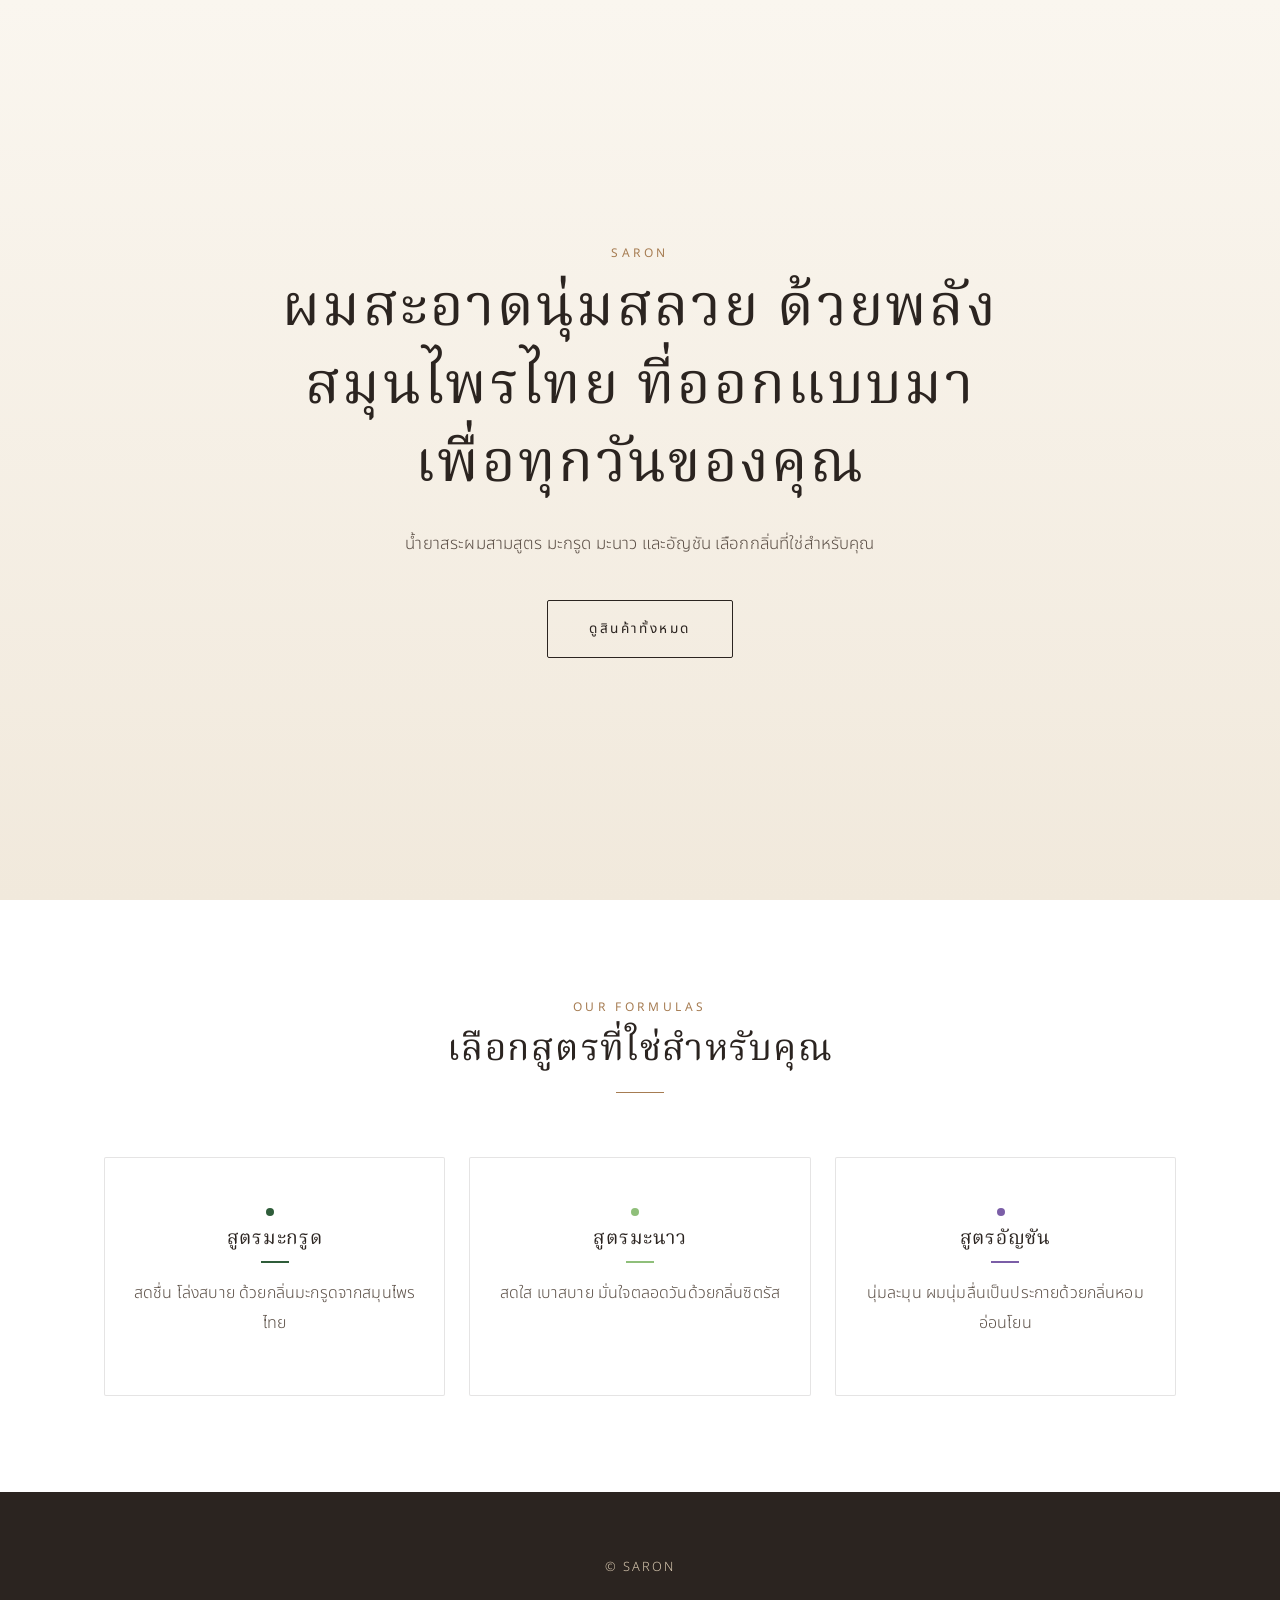
<file: landing_page/index.html>
<!DOCTYPE html>
<html lang="th">
<head>
  <meta charset="UTF-8">
  <meta name="viewport" content="width=device-width, initial-scale=1">
  <title>SARON — น้ำยาสระผมสมุนไพร</title>
  <meta name="description" content="SARON น้ำยาสระผมสูตรมะกรูด มะนาว และอัญชัน">
  <link rel="stylesheet" href="style.css">
</head>
<body>

  <!-- Hero: เต็มจอแรกที่เห็น -->
  <header class="hero">
    <div class="hero-inner">
      <span class="eyebrow">SARON</span>
      <!-- TODO: แก้คำโปรยแบรนด์ตรงนี้ให้เป็นของจริง -->
      <h1>ผมสะอาดนุ่มสลวย ด้วยพลังสมุนไพรไทย ที่ออกแบบมาเพื่อทุกวันของคุณ</h1>
      <p>น้ำยาสระผมสามสูตร มะกรูด มะนาว และอัญชัน เลือกกลิ่นที่ใช่สำหรับคุณ</p>
      <a class="btn" href="product.html">ดูสินค้าทั้งหมด</a>
    </div>
  </header>

  <!-- Section: สูตรของ SARON -->
  <section class="section-alt" id="moods">
    <div class="container">
      <div class="section-title">
        <span class="eyebrow">Our Formulas</span>
        <h2>เลือกสูตรที่ใช่สำหรับคุณ</h2>
      </div>

      <div class="mood-grid">
        <a class="mood-card" data-mood="fresh" href="product.html?mood=fresh">
          <span class="mood-dot"></span>
          <h3>สูตรมะกรูด</h3>
          <p>สดชื่น โล่งสบาย ด้วยกลิ่นมะกรูดจากสมุนไพรไทย</p>
        </a>

        <a class="mood-card" data-mood="confident" href="product.html?mood=confident">
          <span class="mood-dot"></span>
          <h3>สูตรมะนาว</h3>
          <p>สดใส เบาสบาย มั่นใจตลอดวันด้วยกลิ่นซิตรัส</p>
        </a>

        <a class="mood-card" data-mood="romance" href="product.html?mood=romance">
          <span class="mood-dot"></span>
          <h3>สูตรอัญชัน</h3>
          <p>นุ่มละมุน ผมนุ่มลื่นเป็นประกายด้วยกลิ่นหอมอ่อนโยน</p>
        </a>
      </div>
    </div>
  </section>

  <footer class="site-footer">
    <div class="container">
      &copy; SARON
    </div>
  </footer>

  <script src="script.js"></script>
</body>
</html>
</file>
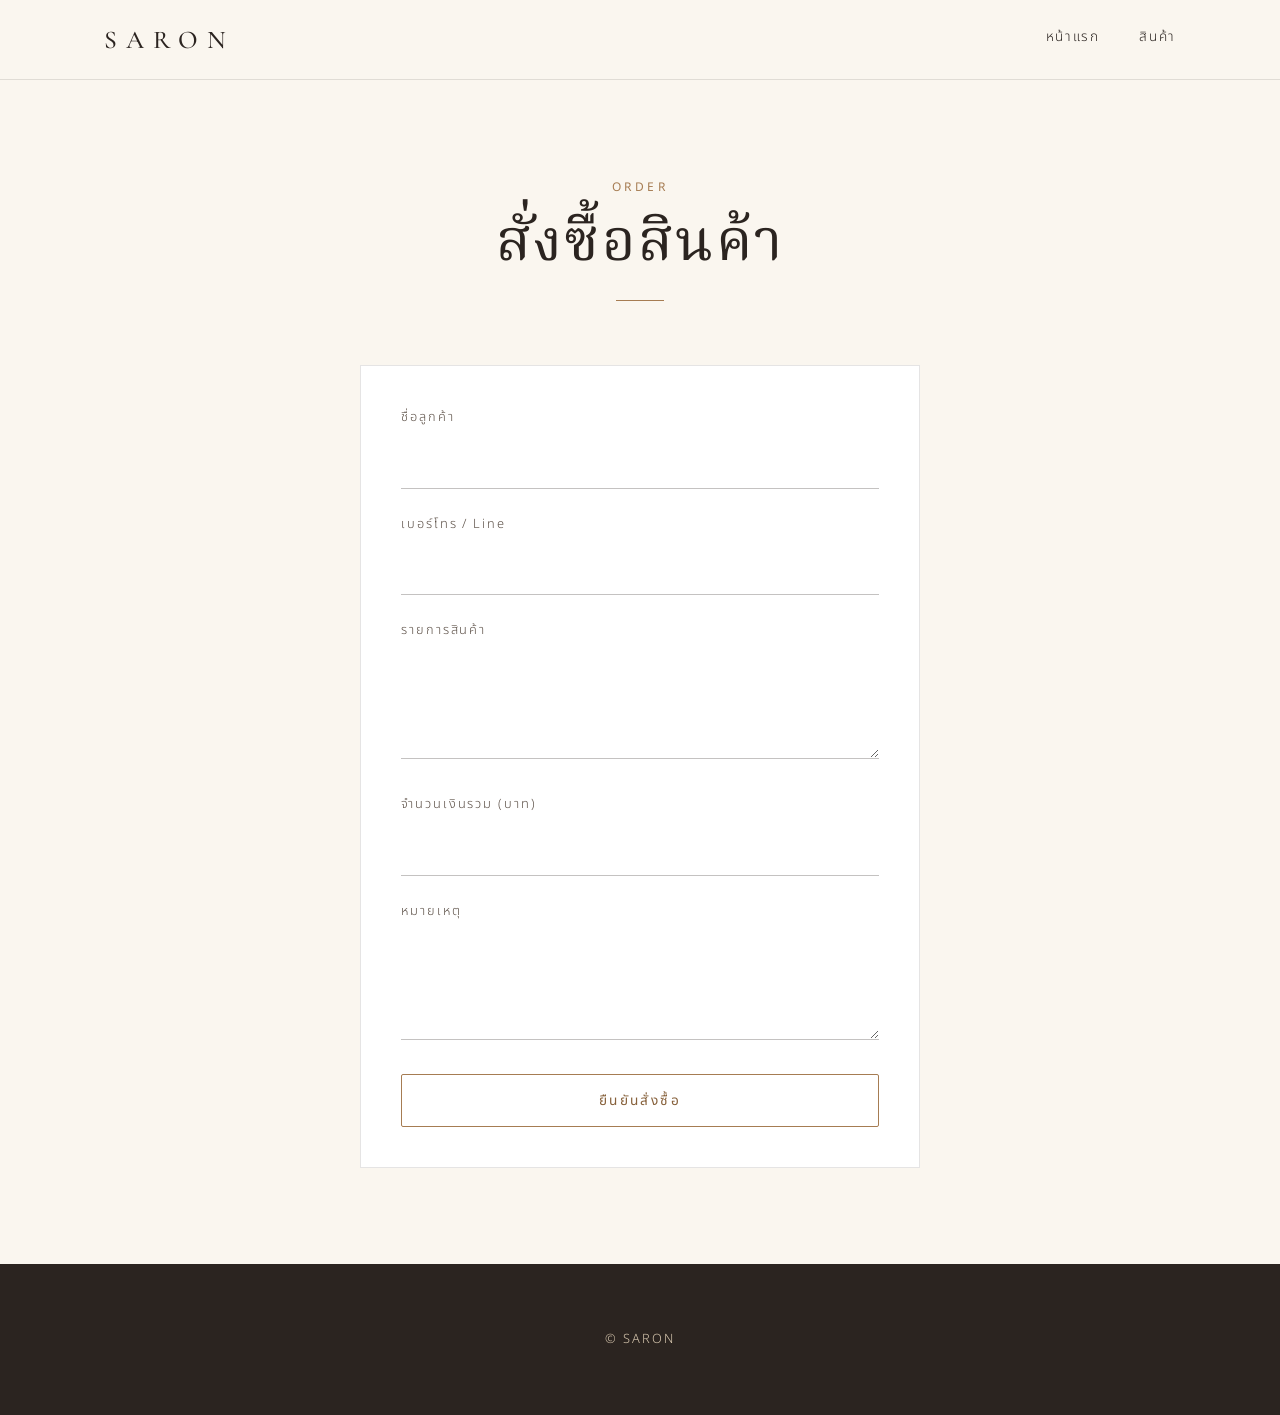
<file: landing_page/order.html>
<!DOCTYPE html>
<html lang="th">
<head>
  <meta charset="UTF-8">
  <meta name="viewport" content="width=device-width, initial-scale=1">
  <title>สั่งซื้อสินค้า — SARON</title>
  <link rel="stylesheet" href="style.css">
</head>
<body>

  <header class="site-header">
    <div class="container">
      <a class="brand" href="index.html">SARON</a>
      <nav class="nav">
        <a href="index.html">หน้าแรก</a>
        <a href="product.html">สินค้า</a>
      </nav>
    </div>
  </header>

  <main>
    <section>
      <div class="container">
        <div class="section-title">
          <span class="eyebrow">Order</span>
          <h1>สั่งซื้อสินค้า</h1>
        </div>

        <form id="orderForm" class="form-wrap">
          <div class="form-group">
            <label for="customerName">ชื่อลูกค้า</label>
            <input type="text" id="customerName" name="customerName" required autocomplete="name">
          </div>

          <div class="form-group">
            <label for="contact">เบอร์โทร / Line</label>
            <input type="text" id="contact" name="contact" required autocomplete="tel">
          </div>

          <div class="form-group">
            <label for="items">รายการสินค้า</label>
            <textarea id="items" name="items" required></textarea>
          </div>

          <div class="form-group">
            <label for="total">จำนวนเงินรวม (บาท)</label>
            <input type="text" id="total" name="total" inputmode="numeric" required>
          </div>

          <div class="form-group">
            <label for="note">หมายเหตุ</label>
            <textarea id="note" name="note"></textarea>
          </div>

          <button type="submit" class="btn btn-accent btn-block">ยืนยันสั่งซื้อ</button>
        </form>
      </div>
    </section>
  </main>

  <footer class="site-footer">
    <div class="container">
      &copy; SARON
    </div>
  </footer>

  <script src="script.js"></script>
</body>
</html>
</file>
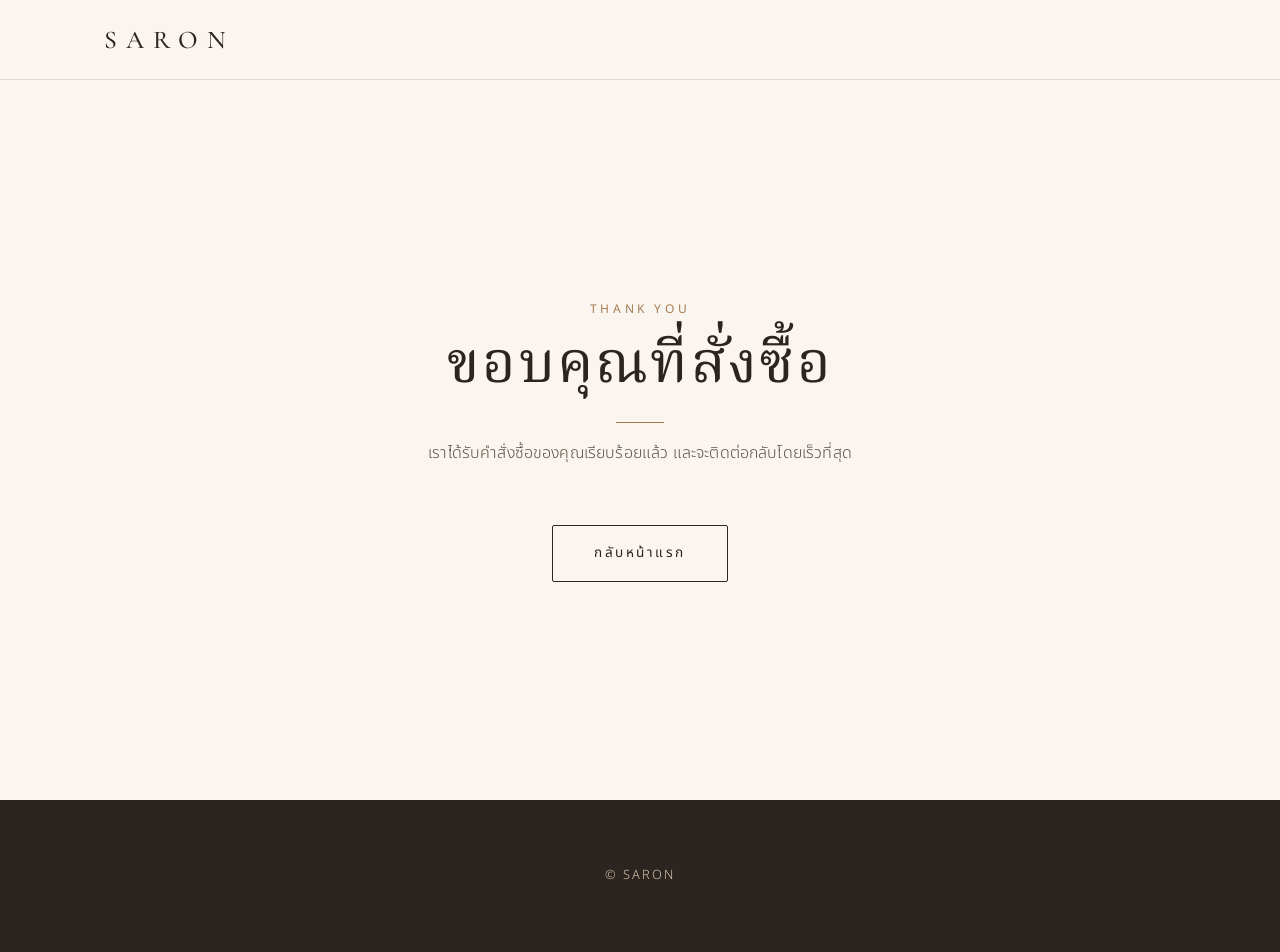
<file: landing_page/thankyou.html>
<!DOCTYPE html>
<html lang="th">
<head>
  <meta charset="UTF-8">
  <meta name="viewport" content="width=device-width, initial-scale=1">
  <title>ขอบคุณที่สั่งซื้อ — SARON</title>
  <link rel="stylesheet" href="style.css">
</head>
<body>

  <header class="site-header">
    <div class="container">
      <a class="brand" href="index.html">SARON</a>
    </div>
  </header>

  <main class="message-page">
    <span class="eyebrow">Thank You</span>
    <h1 class="accent-line">ขอบคุณที่สั่งซื้อ</h1>
    <p>เราได้รับคำสั่งซื้อของคุณเรียบร้อยแล้ว และจะติดต่อกลับโดยเร็วที่สุด</p>
    <a class="btn mt-4" href="index.html">กลับหน้าแรก</a>
  </main>

  <footer class="site-footer">
    <div class="container">
      &copy; SARON
    </div>
  </footer>

</body>
</html>
</file>
<file: landing_page/style.css>
/* ==========================================================
   SARON — style.css
   Premium minimal theme: white / cream / deep beige + bronze
   ========================================================== */

@import url("https://fonts.googleapis.com/css2?family=Cormorant+Garamond:wght@400;500;600&family=Noto+Sans+Thai:wght@300;400;500&family=Noto+Serif+Thai:wght@300;400;500;600&display=swap");

/* ---------- Design tokens ---------- */
:root {
  /* Base palette */
  --white: #ffffff;
  --cream: #faf6ef;
  --cream-deep: #f1e9dc;
  --beige: #d9c9b0;
  --beige-dark: #8b7355;
  --ink: #2b2420;          /* dark warm brown, replaces pure black */
  --ink-soft: #5c5047;
  --line: rgba(43, 36, 32, 0.28);   /* thin, soft dark border */
  --line-soft: rgba(43, 36, 32, 0.12);

  /* Accent: soft gold / bronze */
  --accent: #a67c52;
  --accent-dark: #86603a;
  --accent-light: #c9a97c;

  /* Mood colors — small touches only */
  --mood-makrut: #2f5d3a;    /* มะกรูด: dark green */
  --mood-manao: #8fbf7a;     /* มะนาว: light green */
  --mood-ounchan: #7b5ea7;   /* อัญชัน: medium purple */

  /* Typography */
  --font-serif: "Cormorant Garamond", "Noto Serif Thai", "Times New Roman", serif;
  --font-thai-serif: "Noto Serif Thai", "Cormorant Garamond", serif;
  --font-sans: "Noto Sans Thai", "Helvetica Neue", Arial, sans-serif;

  /* Spacing scale (generous) */
  --space-1: 0.5rem;
  --space-2: 1rem;
  --space-3: 1.5rem;
  --space-4: 2.5rem;
  --space-5: 4rem;
  --space-6: 6rem;
  --space-7: 9rem;

  --container: 1120px;
  --radius: 2px;
  --transition: 0.35s ease;
}

/* ---------- Reset / base ---------- */
*,
*::before,
*::after {
  box-sizing: border-box;
}

html {
  scroll-behavior: smooth;
  -webkit-text-size-adjust: 100%;
}

body {
  margin: 0;
  background: var(--cream);
  color: var(--ink);
  font-family: var(--font-sans);
  font-weight: 300;
  font-size: 1rem;
  line-height: 1.85;
  letter-spacing: 0.01em;
  -webkit-font-smoothing: antialiased;
}

img {
  display: block;
  max-width: 100%;
  height: auto;
}

a {
  color: inherit;
  text-decoration: none;
  transition: color var(--transition), border-color var(--transition);
}

a:hover {
  color: var(--accent-dark);
}

h1,
h2,
h3,
h4 {
  margin: 0 0 var(--space-2);
  font-family: var(--font-thai-serif);
  font-weight: 400;
  line-height: 1.35;
  letter-spacing: 0.04em;
  color: var(--ink);
}

h1 { font-size: clamp(2rem, 5vw, 3.6rem); }
h2 { font-size: clamp(1.5rem, 3.2vw, 2.3rem); }
h3 { font-size: 1.2rem; }

p {
  margin: 0 0 var(--space-2);
  color: var(--ink-soft);
}

::selection {
  background: var(--accent-light);
  color: var(--white);
}

/* ---------- Layout ---------- */
.container {
  width: 100%;
  max-width: var(--container);
  margin: 0 auto;
  padding: 0 var(--space-3);
}

section,
.section {
  padding: var(--space-6) 0;
}

.section-alt {
  background: var(--white);
}

.section-title {
  text-align: center;
  margin-bottom: var(--space-5);
}

/* thin bronze rule under section titles */
.section-title::after,
.accent-line::after {
  content: "";
  display: block;
  width: 48px;
  height: 1px;
  margin: var(--space-2) auto 0;
  background: var(--accent);
}

.eyebrow {
  display: block;
  margin-bottom: var(--space-1);
  font-family: var(--font-sans);
  font-size: 0.75rem;
  font-weight: 400;
  letter-spacing: 0.3em;
  text-transform: uppercase;
  color: var(--accent);
}

/* ---------- Header / nav ---------- */
.site-header {
  position: sticky;
  top: 0;
  z-index: 50;
  background: rgba(250, 246, 239, 0.92);
  backdrop-filter: blur(8px);
  border-bottom: 1px solid var(--line-soft);
}

.site-header .container {
  display: flex;
  align-items: center;
  justify-content: space-between;
  padding-top: var(--space-2);
  padding-bottom: var(--space-2);
}

.brand,
.logo {
  font-family: var(--font-serif);
  font-size: 1.6rem;
  font-weight: 500;
  letter-spacing: 0.35em;
  text-transform: uppercase;
}

.nav {
  display: flex;
  gap: var(--space-4);
  font-size: 0.85rem;
  letter-spacing: 0.12em;
}

.nav a {
  padding-bottom: 4px;
  border-bottom: 1px solid transparent;
}

.nav a:hover,
.nav a.active {
  border-bottom-color: var(--accent);
}

/* ---------- Buttons (thin line, soft dark) ---------- */
.btn {
  display: inline-block;
  padding: 0.95rem 2.6rem;
  background: transparent;
  color: var(--ink);
  border: 1px solid var(--ink);
  border-radius: var(--radius);
  font-family: var(--font-sans);
  font-size: 0.85rem;
  font-weight: 400;
  letter-spacing: 0.18em;
  cursor: pointer;
  transition: background var(--transition), color var(--transition),
    border-color var(--transition);
}

.btn:hover {
  background: var(--ink);
  color: var(--cream);
}

.btn-accent {
  border-color: var(--accent);
  color: var(--accent-dark);
}

.btn-accent:hover {
  background: var(--accent);
  border-color: var(--accent);
  color: var(--white);
}

.btn-block {
  display: block;
  width: 100%;
  text-align: center;
}

/* ---------- Hero ---------- */
.hero {
  display: flex;
  align-items: center;
  justify-content: center;
  min-height: 100vh;
  padding: var(--space-6) var(--space-3);
  text-align: center;
  background: linear-gradient(180deg, var(--cream) 0%, var(--cream-deep) 100%);
}

.hero-inner {
  max-width: 760px;
}

.hero p {
  margin: var(--space-3) auto var(--space-4);
  max-width: 560px;
  font-size: 1.05rem;
}

/* ---------- Mood / category cards ---------- */
.mood-grid {
  display: grid;
  grid-template-columns: repeat(auto-fit, minmax(240px, 1fr));
  gap: var(--space-3);
}

.mood-card {
  display: block;
  padding: var(--space-4) var(--space-3);
  background: var(--white);
  border: 1px solid var(--line-soft);
  border-radius: var(--radius);
  text-align: center;
  transition: border-color var(--transition), transform var(--transition);
}

.mood-card:hover {
  border-color: var(--line);
  transform: translateY(-3px);
}

/* ---------- Mood color touches (dot / underline / icon only) ---------- */
.mood-dot {
  display: inline-block;
  width: 8px;
  height: 8px;
  margin-right: 0.6em;
  border-radius: 50%;
  background: var(--mood-color, var(--accent));
  vertical-align: middle;
}

.mood-card h3::after,
.product-card h3::after {
  content: "";
  display: block;
  width: 28px;
  height: 2px;
  margin: var(--space-1) auto 0;
  background: var(--mood-color, var(--accent));
}

/* Mood assignments.
   Use either data-mood="..." or a class on the card/element.
   products.json moods: fresh = มะกรูด, confident = มะนาว, romance = อัญชัน */
[data-mood="fresh"],    .mood-fresh,    .mood-makrut  { --mood-color: var(--mood-makrut); }
[data-mood="confident"],.mood-confident,.mood-manao   { --mood-color: var(--mood-manao); }
[data-mood="romance"],  .mood-romance,  .mood-ounchan { --mood-color: var(--mood-ounchan); }
[data-mood="sweet"],    .mood-sweet                   { --mood-color: var(--accent); }

/* ---------- Filter bar ---------- */
.filter-bar {
  display: flex;
  flex-wrap: wrap;
  justify-content: center;
  gap: var(--space-1) var(--space-3);
  margin-bottom: var(--space-5);
}

.filter-btn {
  padding: 0.5rem 0.2rem;
  background: none;
  border: 0;
  border-bottom: 1px solid transparent;
  font-family: var(--font-sans);
  font-size: 0.9rem;
  letter-spacing: 0.12em;
  color: var(--ink-soft);
  cursor: pointer;
  transition: color var(--transition), border-color var(--transition);
}

.filter-btn:hover {
  color: var(--ink);
}

.filter-btn.active {
  color: var(--ink);
  border-bottom-color: var(--mood-color, var(--accent));
}

/* ---------- Product cards ---------- */
.product-grid,
#product-list {
  display: grid;
  grid-template-columns: repeat(auto-fill, minmax(260px, 1fr));
  gap: var(--space-4) var(--space-3);
}

.product-card {
  display: flex;
  flex-direction: column;
  background: var(--white);
  border: 1px solid var(--line-soft);
  border-radius: var(--radius);
  text-align: center;
  transition: border-color var(--transition);
}

.product-card:hover {
  border-color: var(--line);
}

.product-card .product-image {
  aspect-ratio: 4 / 5;
  object-fit: cover;
  width: 100%;
  background: var(--cream-deep);
}

.product-card .product-body {
  display: flex;
  flex: 1;
  flex-direction: column;
  padding: var(--space-3);
}

.product-card .product-meta {
  margin-bottom: var(--space-1);
  font-size: 0.78rem;
  letter-spacing: 0.2em;
  color: var(--ink-soft);
}

.product-card .product-desc {
  flex: 1;
  margin-bottom: var(--space-2);
  font-size: 0.9rem;
}

.price {
  margin-bottom: var(--space-2);
  font-family: var(--font-serif);
  font-size: 1.5rem;
  font-weight: 500;
  color: var(--accent-dark);
}

/* ---------- Forms ---------- */
.form-wrap {
  max-width: 560px;
  margin: 0 auto;
  padding: var(--space-4);
  background: var(--white);
  border: 1px solid var(--line-soft);
}

.form-group {
  margin-bottom: var(--space-3);
}

label {
  display: block;
  margin-bottom: 0.4rem;
  font-size: 0.8rem;
  letter-spacing: 0.15em;
  color: var(--ink-soft);
}

input,
textarea,
select {
  width: 100%;
  padding: 0.85rem 0;
  background: transparent;
  color: var(--ink);
  border: 0;
  border-bottom: 1px solid var(--line);
  border-radius: 0;
  font-family: var(--font-sans);
  font-size: 1rem;
  font-weight: 300;
  transition: border-color var(--transition);
}

textarea {
  min-height: 110px;
  resize: vertical;
}

input:focus,
textarea:focus,
select:focus {
  outline: none;
  border-bottom-color: var(--accent);
}

input[readonly] {
  color: var(--accent-dark);
}

/* ---------- Tables (admin) ---------- */
.table-wrap {
  overflow-x: auto;
  background: var(--white);
  border: 1px solid var(--line-soft);
}

table {
  width: 100%;
  border-collapse: collapse;
  font-size: 0.9rem;
}

th,
td {
  padding: 1rem 1.2rem;
  text-align: left;
  border-bottom: 1px solid var(--line-soft);
  vertical-align: top;
}

th {
  font-weight: 500;
  font-size: 0.78rem;
  letter-spacing: 0.15em;
  color: var(--beige-dark);
  background: var(--cream);
  white-space: nowrap;
}

tbody tr:hover {
  background: var(--cream);
}

/* ---------- Thank-you / message page ---------- */
.message-page {
  display: flex;
  flex-direction: column;
  align-items: center;
  justify-content: center;
  min-height: 80vh;
  padding: var(--space-5) var(--space-3);
  text-align: center;
}

/* ---------- Footer ---------- */
.site-footer {
  padding: var(--space-5) 0;
  background: var(--ink);
  color: var(--beige);
  text-align: center;
  font-size: 0.8rem;
  letter-spacing: 0.15em;
}

.site-footer a:hover {
  color: var(--accent-light);
}

/* ---------- Utilities ---------- */
.text-center { text-align: center; }
.mt-4 { margin-top: var(--space-4); }
.mb-4 { margin-bottom: var(--space-4); }
.hidden { display: none !important; }

/* ---------- Responsive ---------- */
@media (max-width: 900px) {
  section,
  .section {
    padding: var(--space-5) 0;
  }
}

@media (max-width: 640px) {
  body {
    font-size: 0.95rem;
  }

  section,
  .section {
    padding: var(--space-4) 0;
  }

  .container {
    padding: 0 var(--space-2);
  }

  .site-header .container {
    flex-direction: column;
    gap: var(--space-1);
  }

  .nav {
    gap: var(--space-3);
  }

  .hero {
    min-height: 90vh;
  }

  .btn {
    padding: 0.9rem 2rem;
  }

  .form-wrap {
    padding: var(--space-3) var(--space-2);
  }

  .product-grid,
  #product-list {
    grid-template-columns: 1fr;
  }

  th,
  td {
    padding: 0.8rem;
  }
}

@media (prefers-reduced-motion: reduce) {
  * {
    transition: none !important;
    scroll-behavior: auto !important;
  }
}
</file>
